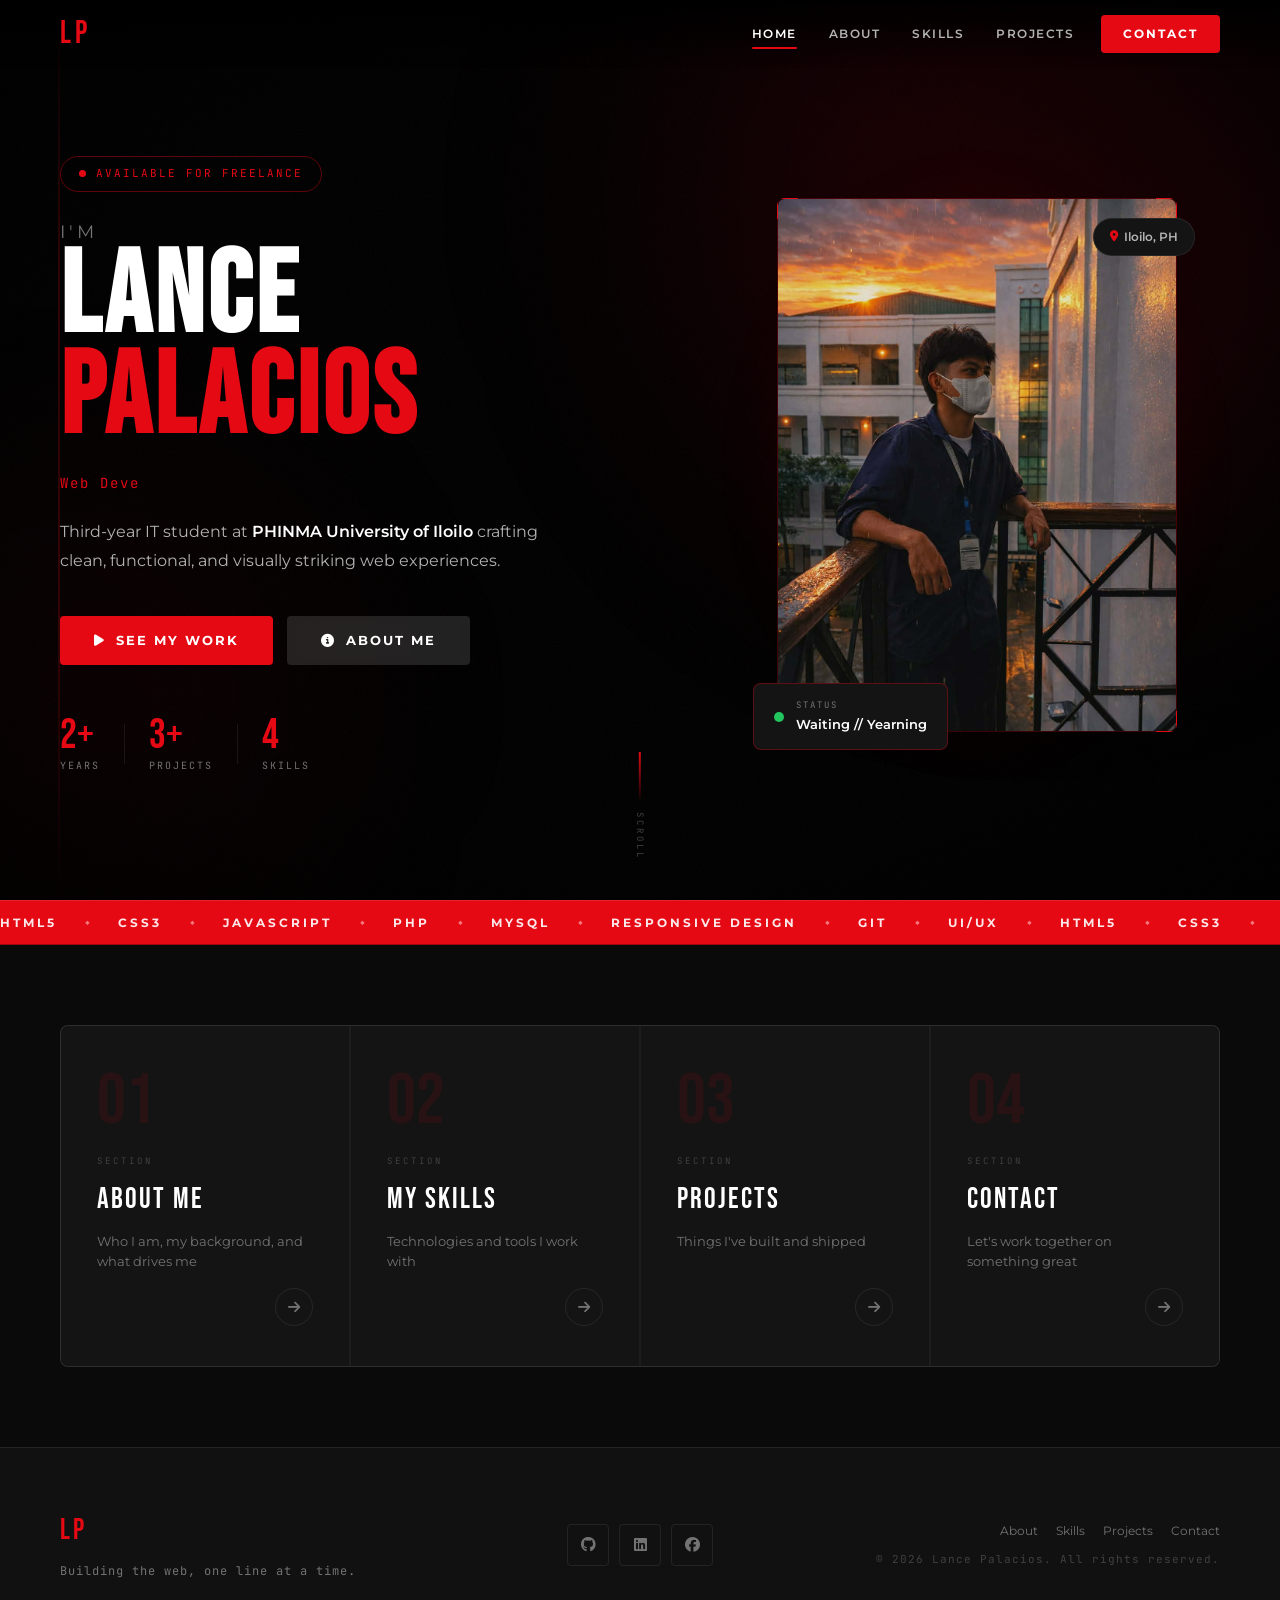
<file: index.html>
<!DOCTYPE html>
<html lang="en">
<head>
  <meta charset="UTF-8">
  <meta name="viewport" content="width=device-width, initial-scale=1.0">
  <title>Lance Palacios — Web Developer</title>
  <link rel="stylesheet" href="shared.css">
  <link rel="stylesheet" href="home.css">
  <link rel="stylesheet" href="https://cdnjs.cloudflare.com/ajax/libs/font-awesome/6.5.1/css/all.min.css">
</head>
<body>

  <nav class="navbar" id="navbar">
    <div class="nav-inner">
      <a href="index.html" class="nav-logo">LP</a>
      <ul class="nav-links">
        <li><a href="index.html"    class="nav-link active">Home</a></li>
        <li><a href="about.html"    class="nav-link">About</a></li>
        <li><a href="skills.html"   class="nav-link">Skills</a></li>
        <li><a href="projects.html" class="nav-link">Projects</a></li>
        <li><a href="contact.html"  class="nav-link nav-link-cta">Contact</a></li>
      </ul>
      <button class="nav-toggle" id="navToggle" aria-label="Toggle menu">
        <span></span><span></span><span></span>
      </button>
    </div>
  </nav>

  <div class="mobile-menu" id="mobileMenu">
    <ul>
      <li><a href="index.html">Home <span class="mm-arrow">→</span></a></li>
      <li><a href="about.html">About <span class="mm-arrow">→</span></a></li>
      <li><a href="skills.html">Skills <span class="mm-arrow">→</span></a></li>
      <li><a href="projects.html">Projects <span class="mm-arrow">→</span></a></li>
      <li><a href="contact.html">Contact <span class="mm-arrow">→</span></a></li>
    </ul>
  </div>

  <section class="hero">
    <div class="noise-overlay"></div>

    <div class="hero-spot hero-spot-1"></div>
    <div class="hero-spot hero-spot-2"></div>

    <div class="hero-vignette"></div>

    <div class="hero-redline"></div>

    <div class="hero-content">
      <div class="hero-left">

        <div class="hero-badge reveal" data-delay="0">
          <span class="badge-dot"></span>
          <span>Available for Freelance</span>
        </div>

        <h1 class="hero-title reveal" data-delay="80">
          <span class="hero-title-sub">I'm</span>
          <span class="hero-title-name">Lance</span>
          <span class="hero-title-name red">Palacios</span>
        </h1>

        <p class="hero-role reveal" data-delay="160">
          <span data-type="Web Developer · IT Student · Builder">Web Developer · IT Student · Builder</span>
        </p>

        <p class="hero-bio reveal" data-delay="220">
          Third-year IT student at <strong>PHINMA University of Iloilo</strong> crafting
          clean, functional, and visually striking web experiences.
        </p>

        <div class="hero-actions reveal" data-delay="300">
          <a href="projects.html" class="btn btn-primary">
            <i class="fas fa-play"></i> See My Work
          </a>
          <a href="about.html" class="btn btn-secondary">
            <i class="fas fa-info-circle"></i> About Me
          </a>
        </div>

        <div class="hero-stats reveal" data-delay="380">
          <div class="hstat">
            <span class="hstat-num">2+</span>
            <span class="hstat-label">Years</span>
          </div>
          <div class="hstat-div"></div>
          <div class="hstat">
            <span class="hstat-num">3+</span>
            <span class="hstat-label">Projects</span>
          </div>
          <div class="hstat-div"></div>
          <div class="hstat">
            <span class="hstat-num">4</span>
            <span class="hstat-label">Skills</span>
          </div>
        </div>

      </div>

      <div class="hero-right reveal-scale" data-delay="200">
        <div class="hero-photo-wrap">
          <div class="photo-glow"></div>
          <div class="photo-frame">
            <div class="frame-corner fc-tl"></div>
            <div class="frame-corner fc-tr"></div>
            <div class="frame-corner fc-bl"></div>
            <div class="frame-corner fc-br"></div>
            <img src="img/lanzu.jpg" alt="Lance Palacios" class="hero-photo">
          </div>
          <div class="photo-badge">
            <span class="pb-dot"></span>
            <div class="pb-text">
              <span class="pb-label">Status</span>
              <span class="pb-value">Waiting // Yearning</span>
            </div>
          </div>
          <div class="photo-tag">
            <i class="fas fa-map-marker-alt"></i> Iloilo, PH
          </div>
        </div>
      </div>
    </div>

    <div class="hero-scroll">
      <div class="scroll-bar"></div>
      <span>Scroll</span>
    </div>
  </section>

  <div class="marquee-strip">
    <div class="marquee-track">
      <span>HTML5</span><span class="sep">◆</span>
      <span>CSS3</span><span class="sep">◆</span>
      <span>JavaScript</span><span class="sep">◆</span>
      <span>PHP</span><span class="sep">◆</span>
      <span>MySQL</span><span class="sep">◆</span>
      <span>Responsive Design</span><span class="sep">◆</span>
      <span>Git</span><span class="sep">◆</span>
      <span>UI/UX</span><span class="sep">◆</span>
      
      <span>HTML5</span><span class="sep">◆</span>
      <span>CSS3</span><span class="sep">◆</span>
      <span>JavaScript</span><span class="sep">◆</span>
      <span>PHP</span><span class="sep">◆</span>
      <span>MySQL</span><span class="sep">◆</span>
      <span>Responsive Design</span><span class="sep">◆</span>
      <span>Git</span><span class="sep">◆</span>
      <span>UI/UX</span><span class="sep">◆</span>
    </div>
  </div>

  <section class="quick-nav-section">
    <div class="qnav-grid">
      <a href="about.html" class="qnav-card reveal" data-delay="0">
        <div class="qnav-num">01</div>
        <div class="qnav-body">
          <div class="qnav-label">Section</div>
          <div class="qnav-title">About Me</div>
          <div class="qnav-desc">Who I am, my background, and what drives me</div>
        </div>
        <div class="qnav-arrow"><i class="fas fa-arrow-right"></i></div>
        <div class="qnav-hover-bar"></div>
      </a>
      <a href="skills.html" class="qnav-card reveal" data-delay="100">
        <div class="qnav-num">02</div>
        <div class="qnav-body">
          <div class="qnav-label">Section</div>
          <div class="qnav-title">My Skills</div>
          <div class="qnav-desc">Technologies and tools I work with</div>
        </div>
        <div class="qnav-arrow"><i class="fas fa-arrow-right"></i></div>
        <div class="qnav-hover-bar"></div>
      </a>
      <a href="projects.html" class="qnav-card reveal" data-delay="200">
        <div class="qnav-num">03</div>
        <div class="qnav-body">
          <div class="qnav-label">Section</div>
          <div class="qnav-title">Projects</div>
          <div class="qnav-desc">Things I've built and shipped</div>
        </div>
        <div class="qnav-arrow"><i class="fas fa-arrow-right"></i></div>
        <div class="qnav-hover-bar"></div>
      </a>
      <a href="contact.html" class="qnav-card reveal" data-delay="300">
        <div class="qnav-num">04</div>
        <div class="qnav-body">
          <div class="qnav-label">Section</div>
          <div class="qnav-title">Contact</div>
          <div class="qnav-desc">Let's work together on something great</div>
        </div>
        <div class="qnav-arrow"><i class="fas fa-arrow-right"></i></div>
        <div class="qnav-hover-bar"></div>
      </a>
    </div>
  </section>

  <footer class="footer">
    <div class="footer-inner">
      <div>
        <span class="footer-logo">LP</span>
        <p class="footer-tagline">Building the web, one line at a time.</p>
      </div>
      <div class="footer-socials">
        <a href="#" class="footer-social-link" aria-label="GitHub"><i class="fa-brands fa-github"></i></a>
        <a href="#" class="footer-social-link" aria-label="LinkedIn"><i class="fa-brands fa-linkedin"></i></a>
        <a href="#" class="footer-social-link" aria-label="Facebook"><i class="fa-brands fa-facebook"></i></a>
      </div>
      <div class="footer-right">
        <nav class="footer-nav">
          <a href="about.html">About</a>
          <a href="skills.html">Skills</a>
          <a href="projects.html">Projects</a>
          <a href="contact.html">Contact</a>
        </nav>
        <p class="footer-copy">© 2026 Lance Palacios. All rights reserved.</p>
      </div>
    </div>
  </footer>

  <script src="shared.js"></script>
</body>
</html>
</file>
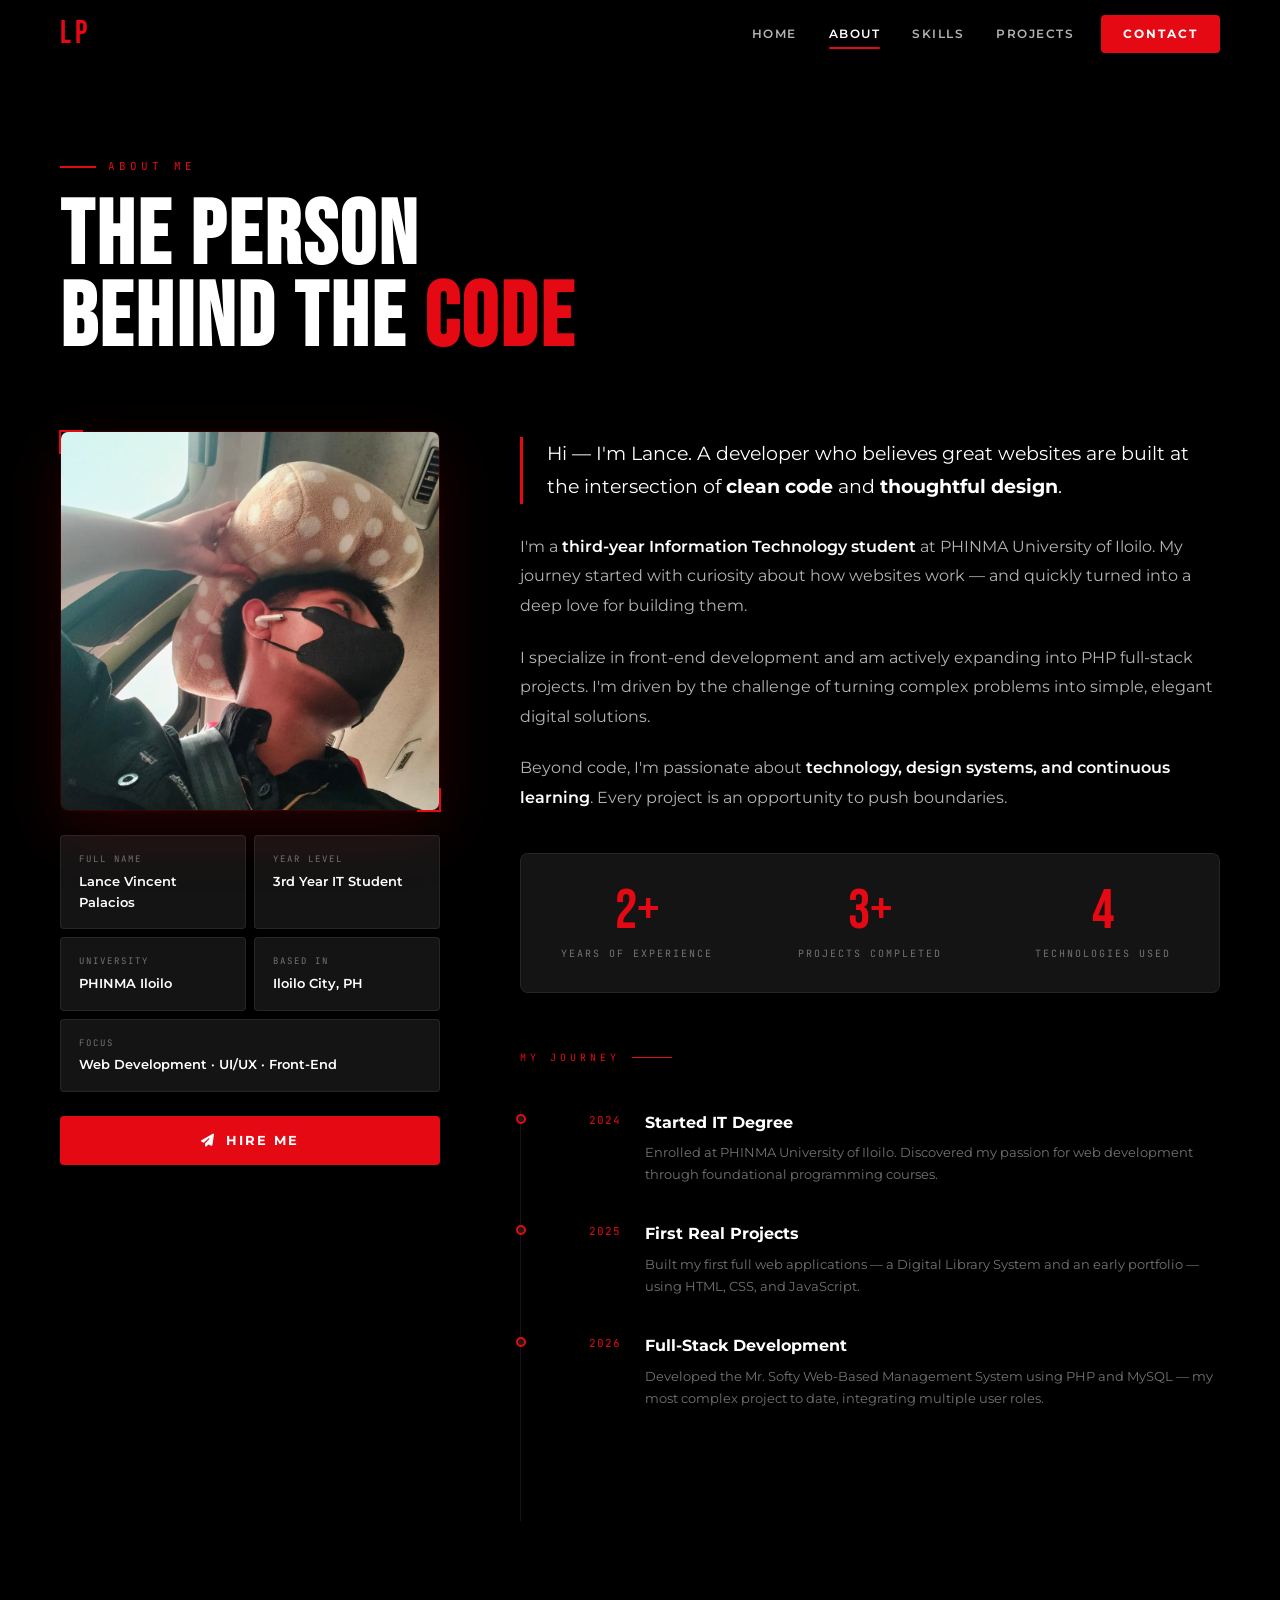
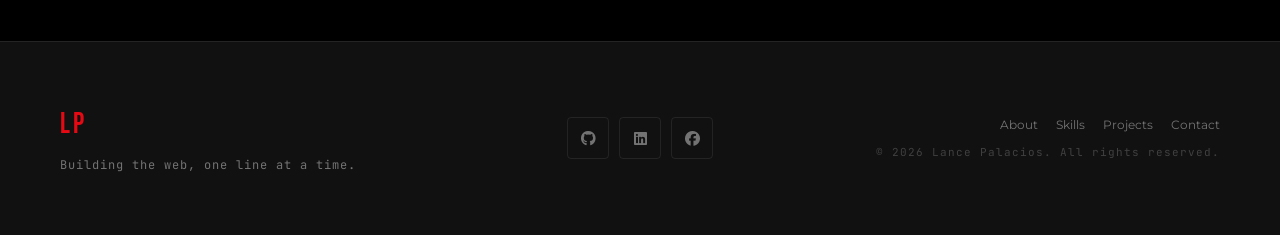
<file: about.html>
<!DOCTYPE html>
<html lang="en">
<head>
  <meta charset="UTF-8">
  <meta name="viewport" content="width=device-width, initial-scale=1.0">
  <title>About — Lance Palacios</title>
  <link rel="stylesheet" href="shared.css">
  <link rel="stylesheet" href="about.css">
  <link rel="stylesheet" href="https://cdnjs.cloudflare.com/ajax/libs/font-awesome/6.5.1/css/all.min.css">
</head>
<body>

  <nav class="navbar" id="navbar">
    <div class="nav-inner">
      <a href="index.html" class="nav-logo">LP</a>
      <ul class="nav-links">
        <li><a href="index.html"    class="nav-link">Home</a></li>
        <li><a href="about.html"    class="nav-link active">About</a></li>
        <li><a href="skills.html"   class="nav-link">Skills</a></li>
        <li><a href="projects.html" class="nav-link">Projects</a></li>
        <li><a href="contact.html"  class="nav-link nav-link-cta">Contact</a></li>
      </ul>
      <button class="nav-toggle" id="navToggle" aria-label="Toggle menu">
        <span></span><span></span><span></span>
      </button>
    </div>
  </nav>

  <div class="mobile-menu" id="mobileMenu">
    <ul>
      <li><a href="index.html">Home <span class="mm-arrow">→</span></a></li>
      <li><a href="about.html">About <span class="mm-arrow">→</span></a></li>
      <li><a href="skills.html">Skills <span class="mm-arrow">→</span></a></li>
      <li><a href="projects.html">Projects <span class="mm-arrow">→</span></a></li>
      <li><a href="contact.html">Contact <span class="mm-arrow">→</span></a></li>
    </ul>
  </div>

  <!-- Page Header -->
  <div class="page-header">
    <div class="page-header-eyebrow">About Me</div>
    <h1>The Person<br>Behind the <em>Code</em></h1>
  </div>

  <div class="about-layout">
    <div class="about-grid">

      <aside class="about-aside reveal-left" data-delay="0">
        <div class="about-photo-frame">
          <div class="apf-shadow"></div>
          <div class="apf-corner apf-c-tl"></div>
          <div class="apf-corner apf-c-br"></div>
          <img src="img/myself.jpg" alt="Lance Palacios" class="about-photo">
        </div>

        <div class="about-info-grid">
          <div class="ainfo-card">
            <span class="ainfo-label">Full Name</span>
            <span class="ainfo-value">Lance Vincent Palacios</span>
          </div>
          <div class="ainfo-card">
            <span class="ainfo-label">Year Level</span>
            <span class="ainfo-value">3rd Year IT Student</span>
          </div>
          <div class="ainfo-card">
            <span class="ainfo-label">University</span>
            <span class="ainfo-value">PHINMA Iloilo</span>
          </div>
          <div class="ainfo-card">
            <span class="ainfo-label">Based In</span>
            <span class="ainfo-value">Iloilo City, PH</span>
          </div>
          <div class="ainfo-card ainfo-full">
            <span class="ainfo-label">Focus</span>
            <span class="ainfo-value">Web Development · UI/UX · Front-End</span>
          </div>
        </div>

        <a href="contact.html" class="btn btn-primary about-cta-btn">
          <i class="fas fa-paper-plane"></i> Hire Me
        </a>
      </aside>

      <div class="about-content">

        <p class="about-intro reveal" data-delay="60">
          Hi — I'm Lance. A developer who believes great websites are built at the intersection
          of <strong>clean code</strong> and <strong>thoughtful design</strong>.
        </p>

        <p class="about-body reveal" data-delay="120">
          I'm a <strong>third-year Information Technology student</strong> at PHINMA University of Iloilo.
          My journey started with curiosity about how websites work — and quickly turned into a deep love for building them.
        </p>

        <p class="about-body reveal" data-delay="180">
          I specialize in front-end development and am actively expanding into PHP full-stack projects.
          I'm driven by the challenge of turning complex problems into simple, elegant digital solutions.
        </p>

        <p class="about-body reveal" data-delay="240">
          Beyond code, I'm passionate about <strong>technology, design systems, and continuous learning</strong>.
          Every project is an opportunity to push boundaries.
        </p>

        <div class="about-stats-row reveal" data-delay="300">
          <div class="astat">
            <span class="astat-num">2+</span>
            <span class="astat-label">Years of Experience</span>
          </div>
          <div class="astat">
            <span class="astat-num">3+</span>
            <span class="astat-label">Projects Completed</span>
          </div>
          <div class="astat">
            <span class="astat-num">4</span>
            <span class="astat-label">Technologies Used</span>
          </div>
        </div>

        <div class="about-timeline-label reveal" data-delay="360">
          <span class="section-eyebrow">My Journey</span>
        </div>

        <div class="about-timeline">
          <div class="timeline-item reveal" data-delay="420">
            <div class="tl-year">2024</div>
            <div class="tl-dot"></div>
            <div class="tl-content">
              <h4 class="tl-title">Started IT Degree</h4>
              <p class="tl-desc">Enrolled at PHINMA University of Iloilo. Discovered my passion for web development through foundational programming courses.</p>
            </div>
          </div>
          <div class="timeline-item reveal" data-delay="480">
            <div class="tl-year">2025</div>
            <div class="tl-dot"></div>
            <div class="tl-content">
              <h4 class="tl-title">First Real Projects</h4>
              <p class="tl-desc">Built my first full web applications — a Digital Library System and an early portfolio — using HTML, CSS, and JavaScript.</p>
            </div>
          </div>
          <div class="timeline-item reveal" data-delay="540">
            <div class="tl-year">2026</div>
            <div class="tl-dot"></div>
            <div class="tl-content">
              <h4 class="tl-title">Full-Stack Development</h4>
              <p class="tl-desc">Developed the Mr. Softy Web-Based Management System using PHP and MySQL — my most complex project to date, integrating multiple user roles.</p>
            </div>
          </div>
          <div class="timeline-item reveal" data-delay="600">
            <div class="tl-year">2027 →</div>
            <div class="tl-dot active"></div>
            <div class="tl-content">
              <h4 class="tl-title">Seeking Opportunities</h4>
              <p class="tl-desc">Open for freelance projects, internships, and collaborations to apply my skills in real-world environments.</p>
            </div>
          </div>
        </div>

      </div>
    </div>
  </div>

  <footer class="footer">
    <div class="footer-inner">
      <div>
        <span class="footer-logo">LP</span>
        <p class="footer-tagline">Building the web, one line at a time.</p>
      </div>
      <div class="footer-socials">
        <a href="#" class="footer-social-link"><i class="fa-brands fa-github"></i></a>
        <a href="#" class="footer-social-link"><i class="fa-brands fa-linkedin"></i></a>
        <a href="#" class="footer-social-link"><i class="fa-brands fa-facebook"></i></a>
      </div>
      <div class="footer-right">
        <nav class="footer-nav">
          <a href="about.html">About</a>
          <a href="skills.html">Skills</a>
          <a href="projects.html">Projects</a>
          <a href="contact.html">Contact</a>
        </nav>
        <p class="footer-copy">© 2026 Lance Palacios. All rights reserved.</p>
      </div>
    </div>
  </footer>

  <script src="shared.js"></script>
</body>
</html>
</file>
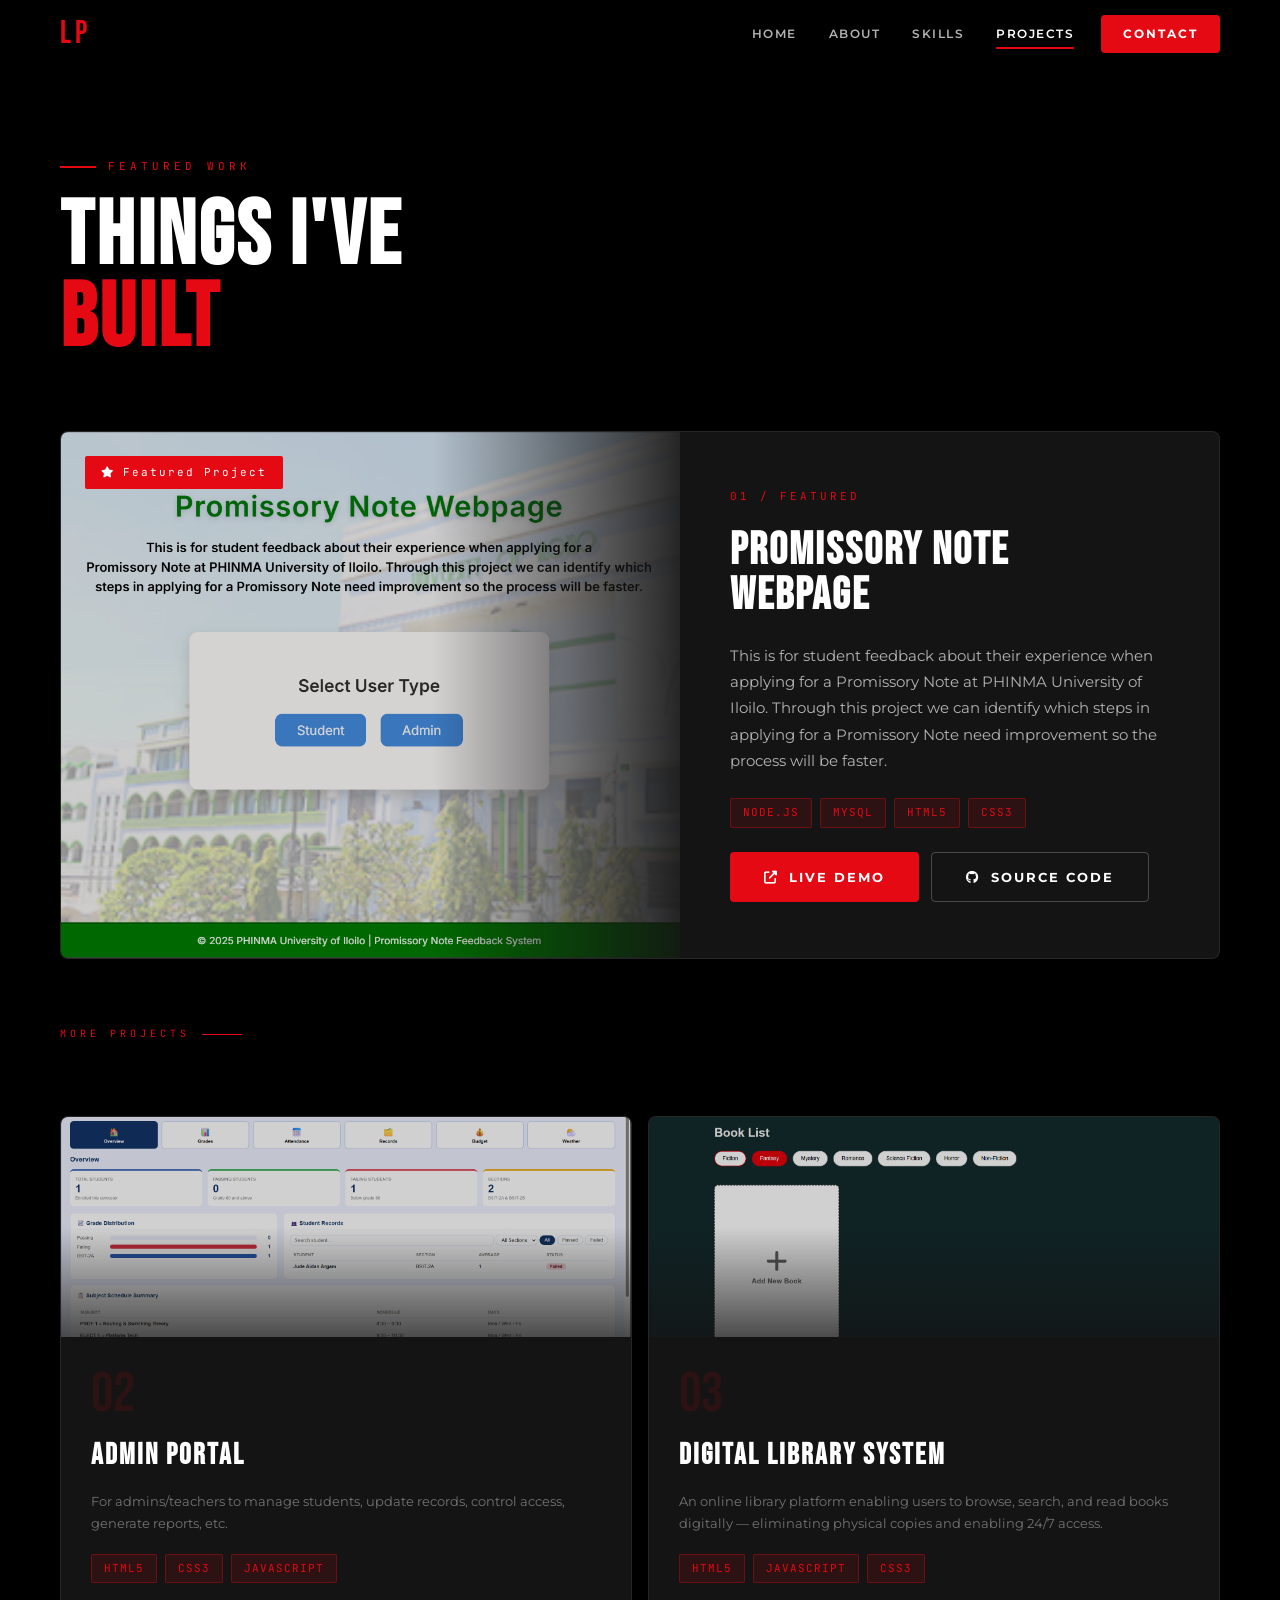
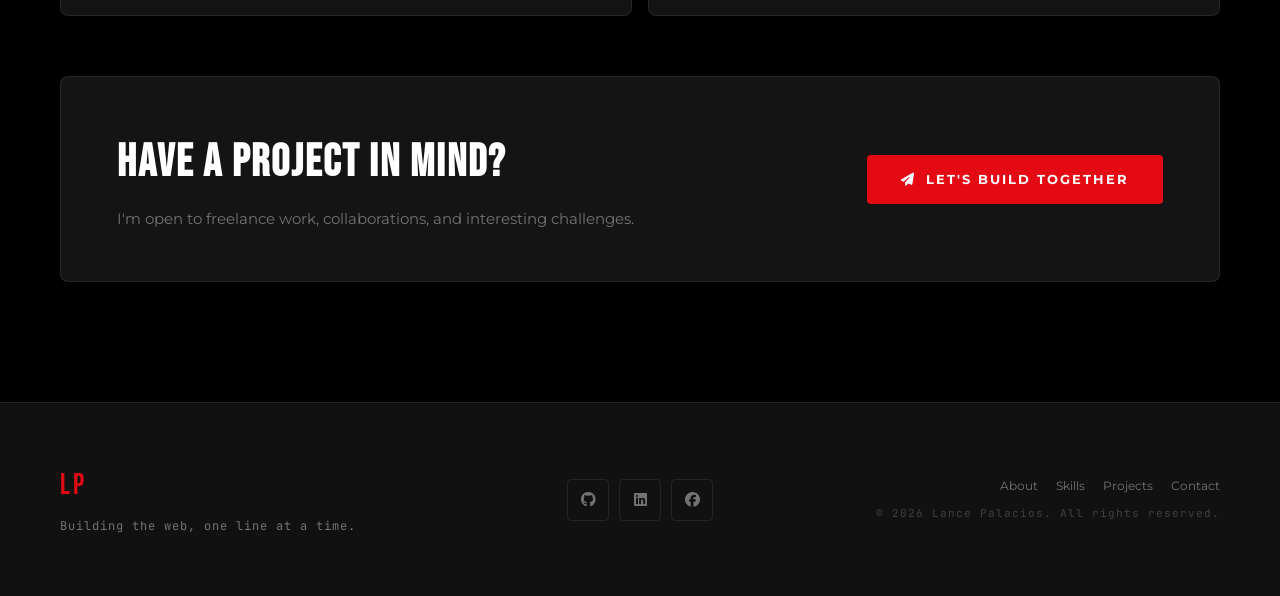
<file: projects.html>
<!DOCTYPE html>
<html lang="en">
<head>
  <meta charset="UTF-8">
  <meta name="viewport" content="width=device-width, initial-scale=1.0">
  <title>Projects — Lance Palacios</title>
  <link rel="stylesheet" href="shared.css">
  <link rel="stylesheet" href="projects.css">
  <link rel="stylesheet" href="https://cdnjs.cloudflare.com/ajax/libs/font-awesome/6.5.1/css/all.min.css">
</head>
<body>

  <nav class="navbar" id="navbar">
    <div class="nav-inner">
      <a href="index.html" class="nav-logo">LP</a>
      <ul class="nav-links">
        <li><a href="index.html"    class="nav-link">Home</a></li>
        <li><a href="about.html"    class="nav-link">About</a></li>
        <li><a href="skills.html"   class="nav-link">Skills</a></li>
        <li><a href="projects.html" class="nav-link active">Projects</a></li>
        <li><a href="contact.html"  class="nav-link nav-link-cta">Contact</a></li>
      </ul>
      <button class="nav-toggle" id="navToggle" aria-label="Toggle menu">
        <span></span><span></span><span></span>
      </button>
    </div>
  </nav>

  <div class="mobile-menu" id="mobileMenu">
    <ul>
      <li><a href="index.html">Home <span class="mm-arrow">→</span></a></li>
      <li><a href="about.html">About <span class="mm-arrow">→</span></a></li>
      <li><a href="skills.html">Skills <span class="mm-arrow">→</span></a></li>
      <li><a href="projects.html">Projects <span class="mm-arrow">→</span></a></li>
      <li><a href="contact.html">Contact <span class="mm-arrow">→</span></a></li>
    </ul>
  </div>

  <div class="page-header">
    <div class="page-header-eyebrow">Featured Work</div>
    <h1>Things I've<br><em>Built</em></h1>
  </div>

  <div class="projects-layout">

    <!-- ── FEATURED PROJECT ── -->
    <div class="featured-wrap reveal" data-delay="0">
      <div class="featured-card">
        <div class="featured-img-col">
          <div class="featured-img-inner">
            <img src="survey.png" alt="Promissory Note Webpage">
            <div class="featured-img-overlay"></div>
          </div>
          <div class="featured-badge">
            <i class="fas fa-star"></i> Featured Project
          </div>
        </div>
        <div class="featured-content-col">
          <div class="project-index">01 / Featured</div>
          <h2 class="project-name">Promissory Note<br>Webpage</h2>
          <p class="project-description">
            This is for student feedback about their experience when applying for a
Promissory Note at PHINMA University of Iloilo. Through this project we can identify which steps in applying for a Promissory Note need improvement so the process will be faster.
          </p>
          <div class="project-stack">
            <span class="tag">Node.js</span>
            <span class="tag">MySQL</span>
            <span class="tag">HTML5</span>
            <span class="tag">CSS3</span>
          </div>
          <div class="project-links">
            <a href="https://promissory-survey-production-87c6.up.railway.app/" class="btn btn-primary"><i class="fas fa-external-link-alt"></i> Live Demo</a>
            <a href="https://github.com/LanzCodes/Promissory-Survey" class="btn btn-outline"><i class="fa-brands fa-github"></i> Source Code</a>
          </div>
        </div>
      </div>
    </div>

    <!-- ── PROJECT GRID ── -->
    <div class="projects-section-label reveal" data-delay="0">
      <div class="section-eyebrow">More Projects</div>
    </div>

    <div class="projects-grid">

      <div class="project-card reveal" data-delay="0">
        <div class="pc-img-wrap">
          <img src="img/adminportal.png" alt="Admin Portal" class="pc-img">
          <div class="pc-img-overlay"></div>
          <div class="pc-hover-overlay">
            <a href="#" class="pc-action"><i class="fas fa-external-link-alt"></i></a>
            <a href="#" class="pc-action"><i class="fa-brands fa-github"></i></a>
          </div>
        </div>
        <div class="pc-body">
          <div class="pc-index">02</div>
          <h3 class="pc-name">Admin Portal</h3>
          <p class="pc-desc">For admins/teachers to manage students, update records, control access, generate reports, etc.</p>
          <div class="pc-stack">
            <span class="tag">HTML5</span>
            <span class="tag">CSS3</span>
            <span class="tag">JavaScript</span>
          </div>
        </div>
      </div>

      <div class="project-card reveal" data-delay="120">
        <div class="pc-img-wrap">
          <img src="img/image1.png" alt="Digital Library System" class="pc-img">
          <div class="pc-img-overlay"></div>
          <div class="pc-hover-overlay">
            <a href="#" class="pc-action"><i class="fas fa-external-link-alt"></i></a>
            <a href="#" class="pc-action"><i class="fa-brands fa-github"></i></a>
          </div>
        </div>
        <div class="pc-body">
          <div class="pc-index">03</div>
          <h3 class="pc-name">Digital Library System</h3>
          <p class="pc-desc">An online library platform enabling users to browse, search, and read books digitally — eliminating physical copies and enabling 24/7 access.</p>
          <div class="pc-stack">
            <span class="tag">HTML5</span>
            <span class="tag">JavaScript</span>
            <span class="tag">CSS3</span>
          </div>
        </div>
      </div>

    </div>

    <!-- ── CTA Strip ── -->
    <div class="projects-cta reveal" data-delay="0">
      <div class="pcta-content">
        <h3 class="pcta-title">Have a Project in Mind?</h3>
        <p class="pcta-sub">I'm open to freelance work, collaborations, and interesting challenges.</p>
      </div>
      <a href="contact.html" class="btn btn-primary">
        <i class="fas fa-paper-plane"></i> Let's Build Together
      </a>
    </div>

  </div>

  <footer class="footer">
    <div class="footer-inner">
      <div>
        <span class="footer-logo">LP</span>
        <p class="footer-tagline">Building the web, one line at a time.</p>
      </div>
      <div class="footer-socials">
        <a href="#" class="footer-social-link"><i class="fa-brands fa-github"></i></a>
        <a href="#" class="footer-social-link"><i class="fa-brands fa-linkedin"></i></a>
        <a href="#" class="footer-social-link"><i class="fa-brands fa-facebook"></i></a>
      </div>
      <div class="footer-right">
        <nav class="footer-nav">
          <a href="about.html">About</a>
          <a href="skills.html">Skills</a>
          <a href="projects.html">Projects</a>
          <a href="contact.html">Contact</a>
        </nav>
        <p class="footer-copy">© 2026 Lance Palacios. All rights reserved.</p>
      </div>
    </div>
  </footer>

  <script src="shared.js"></script>
</body>
</html>
</file>
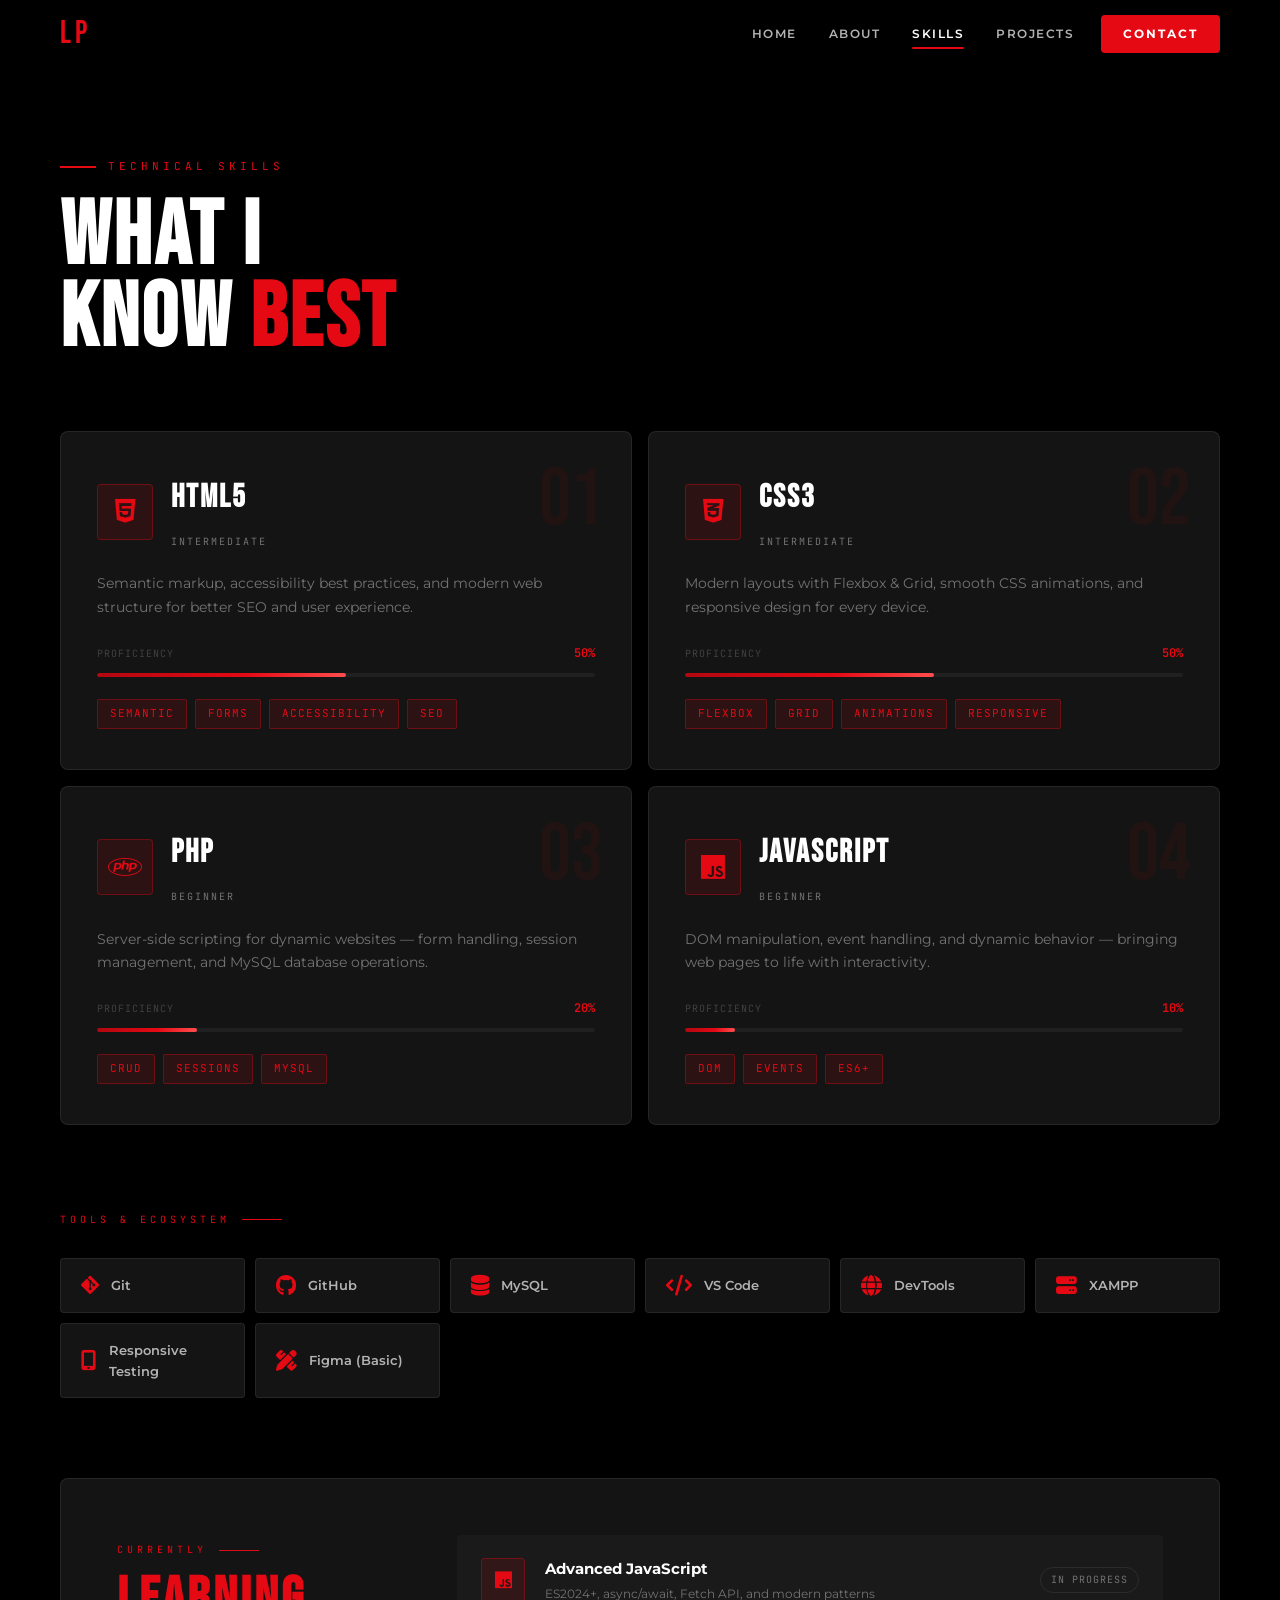
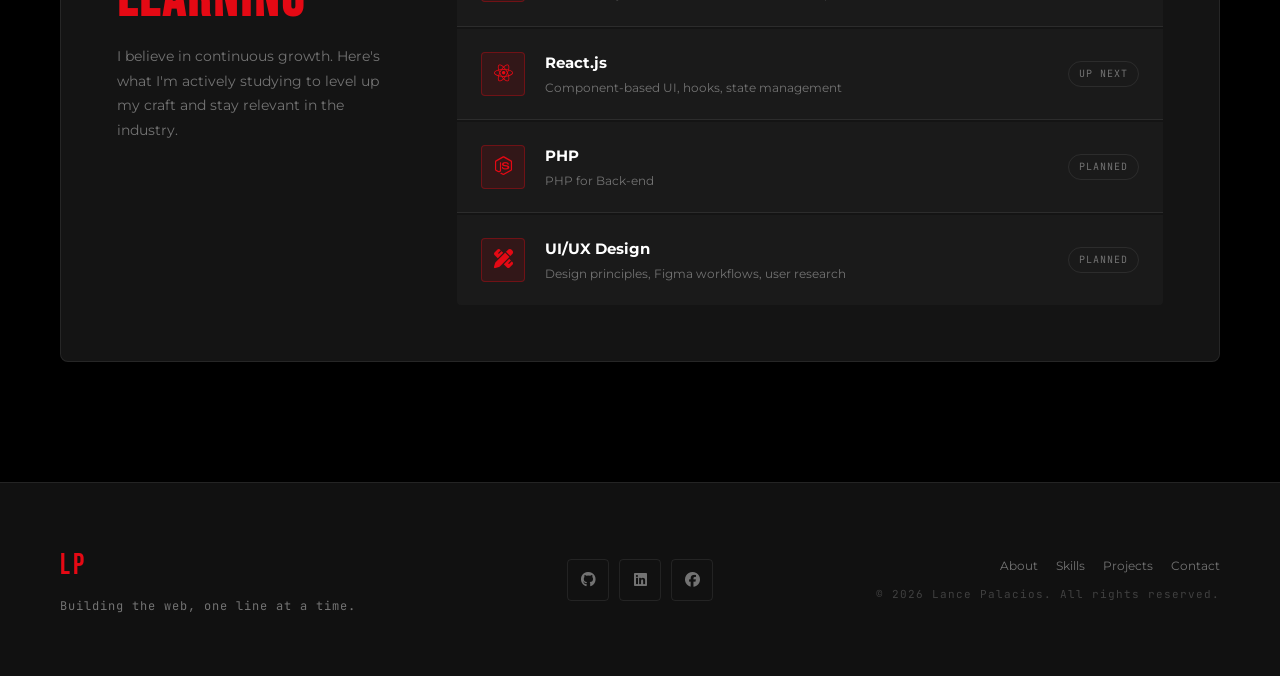
<file: skills.html>
<!DOCTYPE html>
<html lang="en">
<head>
  <meta charset="UTF-8">
  <meta name="viewport" content="width=device-width, initial-scale=1.0">
  <title>Skills — Lance Palacios</title>
  <link rel="stylesheet" href="shared.css">
  <link rel="stylesheet" href="skills.css">
  <link rel="stylesheet" href="https://cdnjs.cloudflare.com/ajax/libs/font-awesome/6.5.1/css/all.min.css">
</head>
<body>

  <nav class="navbar" id="navbar">
    <div class="nav-inner">
      <a href="index.html" class="nav-logo">LP</a>
      <ul class="nav-links">
        <li><a href="index.html"    class="nav-link">Home</a></li>
        <li><a href="about.html"    class="nav-link">About</a></li>
        <li><a href="skills.html"   class="nav-link active">Skills</a></li>
        <li><a href="projects.html" class="nav-link">Projects</a></li>
        <li><a href="contact.html"  class="nav-link nav-link-cta">Contact</a></li>
      </ul>
      <button class="nav-toggle" id="navToggle" aria-label="Toggle menu">
        <span></span><span></span><span></span>
      </button>
    </div>
  </nav>

  <div class="mobile-menu" id="mobileMenu">
    <ul>
      <li><a href="index.html">Home <span class="mm-arrow">→</span></a></li>
      <li><a href="about.html">About <span class="mm-arrow">→</span></a></li>
      <li><a href="skills.html">Skills <span class="mm-arrow">→</span></a></li>
      <li><a href="projects.html">Projects <span class="mm-arrow">→</span></a></li>
      <li><a href="contact.html">Contact <span class="mm-arrow">→</span></a></li>
    </ul>
  </div>

  <div class="page-header">
    <div class="page-header-eyebrow">Technical Skills</div>
    <h1>What I<br>Know <em>Best</em></h1>
  </div>

  <div class="skills-layout">

    <!-- ── Primary Skills Grid ── -->
    <div class="skills-grid">

      <div class="skill-card reveal" data-delay="0">
        <div class="skill-card-num">01</div>
        <div class="skill-card-header">
          <div class="skill-icon-box">
            <i class="fa-brands fa-html5"></i>
          </div>
          <div class="skill-card-title">
            <h3>HTML5</h3>
            <span class="skill-level">Intermediate</span>
          </div>
        </div>
        <p class="skill-desc">Semantic markup, accessibility best practices, and modern web structure for better SEO and user experience.</p>
        <div class="skill-bar-wrap">
          <div class="skill-bar-head">
            <span class="skill-bar-label">Proficiency</span>
            <span class="skill-bar-pct" data-pct="50">0%</span>
          </div>
          <div class="skill-track">
            <div class="skill-fill" data-width="50"></div>
          </div>
        </div>
        <div class="skill-tags-row">
          <span class="tag">Semantic</span>
          <span class="tag">Forms</span>
          <span class="tag">Accessibility</span>
          <span class="tag">SEO</span>
        </div>
        <div class="skill-card-glow"></div>
      </div>

      <div class="skill-card reveal" data-delay="100">
        <div class="skill-card-num">02</div>
        <div class="skill-card-header">
          <div class="skill-icon-box">
            <i class="fa-brands fa-css3-alt"></i>
          </div>
          <div class="skill-card-title">
            <h3>CSS3</h3>
            <span class="skill-level">Intermediate</span>
          </div>
        </div>
        <p class="skill-desc">Modern layouts with Flexbox & Grid, smooth CSS animations, and responsive design for every device.</p>
        <div class="skill-bar-wrap">
          <div class="skill-bar-head">
            <span class="skill-bar-label">Proficiency</span>
            <span class="skill-bar-pct" data-pct="50">0%</span>
          </div>
          <div class="skill-track">
            <div class="skill-fill" data-width="50"></div>
          </div>
        </div>
        <div class="skill-tags-row">
          <span class="tag">Flexbox</span>
          <span class="tag">Grid</span>
          <span class="tag">Animations</span>
          <span class="tag">Responsive</span>
        </div>
        <div class="skill-card-glow"></div>
      </div>

      <div class="skill-card reveal" data-delay="200">
        <div class="skill-card-num">03</div>
        <div class="skill-card-header">
          <div class="skill-icon-box">
            <i class="fa-brands fa-php"></i>
          </div>
          <div class="skill-card-title">
            <h3>PHP</h3>
            <span class="skill-level">Beginner</span>
          </div>
        </div>
        <p class="skill-desc">Server-side scripting for dynamic websites — form handling, session management, and MySQL database operations.</p>
        <div class="skill-bar-wrap">
          <div class="skill-bar-head">
            <span class="skill-bar-label">Proficiency</span>
            <span class="skill-bar-pct" data-pct="20">0%</span>
          </div>
          <div class="skill-track">
            <div class="skill-fill" data-width="20"></div>
          </div>
        </div>
        <div class="skill-tags-row">
          <span class="tag">CRUD</span>
          <span class="tag">Sessions</span>
          <span class="tag">MySQL</span>
        </div>
        <div class="skill-card-glow"></div>
      </div>

      <div class="skill-card reveal" data-delay="300">
        <div class="skill-card-num">04</div>
        <div class="skill-card-header">
          <div class="skill-icon-box">
            <i class="fa-brands fa-js"></i>
          </div>
          <div class="skill-card-title">
            <h3>JavaScript</h3>
            <span class="skill-level">Beginner</span>
          </div>
        </div>
        <p class="skill-desc">DOM manipulation, event handling, and dynamic behavior — bringing web pages to life with interactivity.</p>
        <div class="skill-bar-wrap">
          <div class="skill-bar-head">
            <span class="skill-bar-label">Proficiency</span>
            <span class="skill-bar-pct" data-pct="10">0%</span>
          </div>
          <div class="skill-track">
            <div class="skill-fill" data-width="10"></div>
          </div>
        </div>
        <div class="skill-tags-row">
          <span class="tag">DOM</span>
          <span class="tag">Events</span>
          <span class="tag">ES6+</span>
        </div>
        <div class="skill-card-glow"></div>
      </div>

    </div>

    <!-- ── Tools ── -->
    <div class="tools-section reveal" data-delay="0">
      <div class="section-eyebrow" style="margin-bottom:30px;">Tools & Ecosystem</div>
      <div class="tools-grid">
        <div class="tool-chip"><i class="fa-brands fa-git-alt"></i><span>Git</span></div>
        <div class="tool-chip"><i class="fa-brands fa-github"></i><span>GitHub</span></div>
        <div class="tool-chip"><i class="fas fa-database"></i><span>MySQL</span></div>
        <div class="tool-chip"><i class="fas fa-code"></i><span>VS Code</span></div>
        <div class="tool-chip"><i class="fas fa-globe"></i><span>DevTools</span></div>
        <div class="tool-chip"><i class="fas fa-server"></i><span>XAMPP</span></div>
        <div class="tool-chip"><i class="fas fa-mobile-alt"></i><span>Responsive Testing</span></div>
        <div class="tool-chip"><i class="fas fa-pencil-ruler"></i><span>Figma (Basic)</span></div>
      </div>
    </div>

    <!-- ── Currently Learning ── -->
    <div class="learning-section reveal" data-delay="0">
      <div class="learning-left">
        <div class="section-eyebrow">Currently</div>
        <h2 class="learning-title">Learning</h2>
        <p class="learning-desc">I believe in continuous growth. Here's what I'm actively studying to level up my craft and stay relevant in the industry.</p>
      </div>
      <div class="learning-right">
        <div class="learning-item">
          <div class="li-icon"><i class="fa-brands fa-js"></i></div>
          <div class="li-body">
            <h4>Advanced JavaScript</h4>
            <p>ES2024+, async/await, Fetch API, and modern patterns</p>
          </div>
          <div class="li-badge">In Progress</div>
        </div>
        <div class="learning-item">
          <div class="li-icon"><i class="fa-brands fa-react"></i></div>
          <div class="li-body">
            <h4>React.js</h4>
            <p>Component-based UI, hooks, state management</p>
          </div>
          <div class="li-badge">Up Next</div>
        </div>
        <div class="learning-item">
          <div class="li-icon"><i class="fa-brands fa-node-js"></i></div>
          <div class="li-body">
            <h4>PHP</h4>
            <p>PHP for Back-end</p>
          </div>
          <div class="li-badge">Planned</div>
        </div>
        <div class="learning-item">
          <div class="li-icon"><i class="fas fa-pencil-ruler"></i></div>
          <div class="li-body">
            <h4>UI/UX Design</h4>
            <p>Design principles, Figma workflows, user research</p>
          </div>
          <div class="li-badge">Planned</div>
        </div>
      </div>
    </div>

  </div>

  <footer class="footer">
    <div class="footer-inner">
      <div>
        <span class="footer-logo">LP</span>
        <p class="footer-tagline">Building the web, one line at a time.</p>
      </div>
      <div class="footer-socials">
        <a href="#" class="footer-social-link"><i class="fa-brands fa-github"></i></a>
        <a href="#" class="footer-social-link"><i class="fa-brands fa-linkedin"></i></a>
        <a href="#" class="footer-social-link"><i class="fa-brands fa-facebook"></i></a>
      </div>
      <div class="footer-right">
        <nav class="footer-nav">
          <a href="about.html">About</a>
          <a href="skills.html">Skills</a>
          <a href="projects.html">Projects</a>
          <a href="contact.html">Contact</a>
        </nav>
        <p class="footer-copy">© 2026 Lance Palacios. All rights reserved.</p>
      </div>
    </div>
  </footer>

  <script src="shared.js"></script>
  <script src="skills.js"></script>
</body>
</html>
</file>
<file: shared.css>
/* ============================================================
   SHARED.CSS — Global Netflix-Inspired Dark Cinematic Theme
   Lance Palacios Portfolio
   ============================================================ */

@import url('https://fonts.googleapis.com/css2?family=Bebas+Neue&family=Montserrat:wght@300;400;500;600;700;800;900&family=JetBrains+Mono:wght@400;500;600&display=swap');

/* ===== CSS VARIABLES ===== */
:root {
  --red:         #E50914;
  --red-hover:   #F40612;
  --red-dark:    #B20710;
  --red-dim:     rgba(229, 9, 20, 0.12);
  --red-glow:    rgba(229, 9, 20, 0.4);

  --black:       #000000;
  --bg:          #0A0A0A;
  --bg-2:        #111111;
  --bg-3:        #141414;
  --bg-4:        #1A1A1A;
  --bg-card:     #141414;
  --bg-card-h:   #1F1F1F;

  --border:      rgba(255,255,255,0.08);
  --border-red:  rgba(229,9,20,0.35);

  --text:        #FFFFFF;
  --text-mid:    #B3B3B3;
  --text-dim:    #737373;
  --text-faint:  #404040;

  --font-display: 'Bebas Neue', cursive;
  --font-body:    'Montserrat', sans-serif;
  --font-mono:    'JetBrains Mono', monospace;

  --radius:      4px;
  --radius-md:   8px;
  --ease:        cubic-bezier(0.4, 0, 0.2, 1);
  --dur:         0.3s;
}

/* ===== RESET ===== */
*, *::before, *::after { margin: 0; padding: 0; box-sizing: border-box; }
html { scroll-behavior: smooth; font-size: 16px; }

body {
  background-color: var(--black);
  color: var(--text);
  font-family: var(--font-body);
  font-weight: 400;
  line-height: 1.6;
  overflow-x: hidden;
  -webkit-font-smoothing: antialiased;
  -moz-osx-font-smoothing: grayscale;
}

img { display: block; max-width: 100%; height: auto; }
a { text-decoration: none; color: inherit; }
ul, ol { list-style: none; }
button { font-family: var(--font-body); cursor: pointer; border: none; background: none; }
input, textarea, select { font-family: var(--font-body); }

/* ===== CUSTOM SCROLLBAR ===== */
::-webkit-scrollbar { width: 5px; }
::-webkit-scrollbar-track { background: var(--black); }
::-webkit-scrollbar-thumb { background: var(--red-dark); border-radius: 3px; }
::-webkit-scrollbar-thumb:hover { background: var(--red); }

/* ===== NAVBAR ===== */
.navbar {
  position: fixed;
  top: 0; left: 0; right: 0;
  z-index: 9000;
  height: 68px;
  padding: 0 60px;
  display: flex;
  align-items: center;
  background: linear-gradient(to bottom, rgba(0,0,0,0.92) 0%, rgba(0,0,0,0) 100%);
  transition: background var(--dur) var(--ease), box-shadow var(--dur) var(--ease);
}

.navbar.solid {
  background: rgba(9,9,9,0.97);
  backdrop-filter: blur(20px);
  -webkit-backdrop-filter: blur(20px);
  box-shadow: 0 1px 0 var(--border);
}

.nav-inner {
  width: 100%; max-width: 1400px;
  margin: 0 auto;
  display: flex;
  align-items: center;
  justify-content: space-between;
}

/* Logo */
.nav-logo {
  font-family: var(--font-display);
  font-size: 2rem;
  letter-spacing: 4px;
  color: var(--red);
  transition: opacity var(--dur) var(--ease);
  user-select: none;
}
.nav-logo:hover { opacity: 0.82; }

/* Links */
.nav-links {
  display: flex;
  align-items: center;
  gap: 2px;
}

.nav-link {
  display: inline-flex;
  align-items: center;
  gap: 6px;
  padding: 8px 15px;
  font-size: 12px;
  font-weight: 600;
  letter-spacing: 1.5px;
  text-transform: uppercase;
  color: var(--text-mid);
  border-radius: var(--radius);
  transition: color var(--dur) var(--ease);
  position: relative;
}

.nav-link::after {
  content: '';
  position: absolute;
  bottom: 3px; left: 15px; right: 15px;
  height: 2px;
  background: var(--red);
  border-radius: 1px;
  transform: scaleX(0);
  transition: transform var(--dur) var(--ease);
}

.nav-link:hover { color: var(--text); }
.nav-link:hover::after,
.nav-link.active::after { transform: scaleX(1); }
.nav-link.active { color: var(--text); }

.nav-link-cta {
  background: var(--red);
  color: var(--text) !important;
  padding: 9px 22px;
  margin-left: 10px;
  font-weight: 700;
  letter-spacing: 2px;
}
.nav-link-cta::after { display: none; }
.nav-link-cta:hover { background: var(--red-hover); box-shadow: 0 0 20px var(--red-glow); }

/* Hamburger */
.nav-toggle {
  display: none;
  flex-direction: column;
  justify-content: center;
  gap: 5px;
  padding: 5px;
  background: none;
  z-index: 9100;
}

.nav-toggle span {
  display: block; width: 24px; height: 2px;
  background: var(--text); border-radius: 2px;
  transition: all var(--dur) var(--ease);
}

.nav-toggle.open span:nth-child(1) { transform: translateY(7px) rotate(45deg); }
.nav-toggle.open span:nth-child(2) { opacity: 0; transform: scaleX(0); }
.nav-toggle.open span:nth-child(3) { transform: translateY(-7px) rotate(-45deg); }

/* Mobile Menu */
.mobile-menu {
  display: none;
  position: fixed;
  inset: 0;
  background: rgba(0,0,0,0.98);
  z-index: 8999;
  padding: 80px 36px 40px;
  flex-direction: column;
  justify-content: center;
  transform: translateX(100%);
  transition: transform 0.4s cubic-bezier(0.77,0,0.175,1);
}
.mobile-menu.open { transform: translateX(0); }

.mobile-menu ul { display: flex; flex-direction: column; }
.mobile-menu ul li { border-bottom: 1px solid var(--border); }
.mobile-menu ul li a {
  display: flex; align-items: center; justify-content: space-between;
  padding: 20px 0;
  font-family: var(--font-display);
  font-size: 2.8rem; letter-spacing: 3px;
  color: var(--text-mid);
  transition: color var(--dur) var(--ease);
}
.mobile-menu ul li a:hover { color: var(--red); }
.mobile-menu ul li a .mm-arrow {
  font-size: 1.4rem; opacity: 0;
  transform: translateX(-10px);
  transition: all var(--dur) var(--ease);
}
.mobile-menu ul li a:hover .mm-arrow { opacity: 1; transform: translateX(0); }

/* ===== PAGE HEADER ===== */
.page-header {
  padding: 150px 60px 70px;
  max-width: 1400px;
  margin: 0 auto;
  position: relative;
}

.page-header-eyebrow {
  display: inline-flex; align-items: center; gap: 12px;
  font-family: var(--font-mono);
  font-size: 11px; letter-spacing: 4px;
  color: var(--red); text-transform: uppercase;
  margin-bottom: 20px;
}
.page-header-eyebrow::before {
  content: ''; display: block;
  width: 36px; height: 2px; background: var(--red);
}

.page-header h1 {
  font-family: var(--font-display);
  font-size: clamp(3.5rem, 7vw, 7.5rem);
  line-height: 0.92; letter-spacing: 3px;
  color: var(--text);
}
.page-header h1 em { font-style: normal; color: var(--red); }

/* ===== BUTTONS ===== */
.btn {
  display: inline-flex; align-items: center; gap: 10px;
  padding: 14px 34px;
  font-family: var(--font-body);
  font-weight: 700; font-size: 13px;
  letter-spacing: 2px; text-transform: uppercase;
  border-radius: var(--radius);
  transition: all var(--dur) var(--ease);
  cursor: pointer; border: none;
  white-space: nowrap;
}
.btn-primary { background: var(--red); color: var(--text); }
.btn-primary:hover {
  background: var(--red-hover);
  transform: translateY(-2px);
  box-shadow: 0 8px 28px var(--red-glow);
}
.btn-secondary { background: rgba(255,255,255,0.13); color: var(--text); backdrop-filter: blur(8px); }
.btn-secondary:hover { background: rgba(255,255,255,0.22); transform: translateY(-2px); }
.btn-outline { background: transparent; color: var(--text); border: 1px solid rgba(255,255,255,0.22); }
.btn-outline:hover { border-color: var(--red); color: var(--red); }

/* ===== TAGS ===== */
.tag {
  display: inline-flex; align-items: center;
  padding: 5px 12px;
  background: var(--red-dim); color: var(--red);
  border: 1px solid var(--border-red);
  border-radius: 2px;
  font-family: var(--font-mono); font-size: 11px;
  letter-spacing: 1px; text-transform: uppercase;
}

/* ===== REVEAL ANIMATIONS ===== */
.reveal {
  opacity: 0; transform: translateY(36px);
  transition: opacity 0.7s var(--ease), transform 0.7s var(--ease);
}
.reveal.visible { opacity: 1; transform: translateY(0); }

.reveal-left {
  opacity: 0; transform: translateX(-40px);
  transition: opacity 0.7s var(--ease), transform 0.7s var(--ease);
}
.reveal-left.visible { opacity: 1; transform: translateX(0); }

.reveal-scale {
  opacity: 0; transform: scale(0.94);
  transition: opacity 0.6s var(--ease), transform 0.6s var(--ease);
}
.reveal-scale.visible { opacity: 1; transform: scale(1); }

/* ===== FOOTER ===== */
.footer {
  background: var(--bg-2);
  border-top: 1px solid var(--border);
  padding: 60px;
}

.footer-inner {
  max-width: 1400px; margin: 0 auto;
  display: grid; grid-template-columns: 1fr auto 1fr;
  align-items: center; gap: 30px;
}

.footer-logo {
  font-family: var(--font-display);
  font-size: 1.8rem; letter-spacing: 3px;
  color: var(--red); display: block; margin-bottom: 8px;
}
.footer-tagline { font-size: 12px; color: var(--text-dim); font-family: var(--font-mono); letter-spacing: 1px; }

.footer-socials { display: flex; gap: 10px; }
.footer-social-link {
  width: 42px; height: 42px;
  border: 1px solid var(--border); border-radius: var(--radius);
  display: flex; align-items: center; justify-content: center;
  color: var(--text-dim); font-size: 15px;
  transition: all var(--dur) var(--ease);
}
.footer-social-link:hover {
  border-color: var(--red); color: var(--red);
  background: var(--red-dim); transform: translateY(-3px);
}

.footer-right { text-align: right; }
.footer-nav { display: flex; gap: 18px; justify-content: flex-end; margin-bottom: 10px; }
.footer-nav a { font-size: 12px; color: var(--text-dim); transition: color var(--dur) var(--ease); }
.footer-nav a:hover { color: var(--red); }
.footer-copy { font-size: 11px; color: var(--text-faint); font-family: var(--font-mono); letter-spacing: 1px; }

/* ===== SHARED UTILITY ===== */
.noise-overlay {
  position: absolute; inset: 0; pointer-events: none; z-index: 0;
  opacity: 0.03;
  background-image: url("data:image/svg+xml,%3Csvg viewBox='0 0 512 512' xmlns='http://www.w3.org/2000/svg'%3E%3Cfilter id='n'%3E%3CfeTurbulence type='fractalNoise' baseFrequency='0.75' numOctaves='4' stitchTiles='stitch'/%3E%3C/filter%3E%3Crect width='100%25' height='100%25' filter='url(%23n)'/%3E%3C/svg%3E");
  background-size: 256px;
}

.section-eyebrow {
  display: inline-flex; align-items: center; gap: 12px;
  font-family: var(--font-mono); font-size: 10px;
  letter-spacing: 4px; color: var(--red); text-transform: uppercase;
  margin-bottom: 14px;
}
.section-eyebrow::after { content: ''; width: 40px; height: 1px; background: var(--red); }

/* ===== RESPONSIVE ===== */
@media (max-width: 1024px) {
  .navbar { padding: 0 30px; }
  .page-header { padding: 130px 30px 60px; }
  .footer { padding: 40px 30px; }
  .footer-inner { grid-template-columns: 1fr; text-align: center; gap: 24px; }
  .footer-right { text-align: center; }
  .footer-nav { justify-content: center; }
  .footer-socials { justify-content: center; }
}

@media (max-width: 768px) {
  .navbar { padding: 0 20px; }
  .nav-links { display: none; }
  .nav-toggle { display: flex; }
  .mobile-menu { display: flex; }
  .page-header { padding: 110px 20px 50px; }
  .footer { padding: 40px 20px; }
}
</file>
<file: home.css>
.hero {
  position: relative;
  min-height: 100vh;
  display: flex;
  align-items: center;
  justify-content: center;
  overflow: hidden;
  background: var(--black);
  padding: 110px 60px 80px;
}

.hero-spot {
  position: absolute;
  border-radius: 50%;
  pointer-events: none;
  filter: blur(130px);
}

.hero-spot-1 {
  width: 700px; height: 700px;
  background: rgba(229, 9, 20, 0.1);
  top: -150px; right: -100px;
  animation: spotPulse 8s ease-in-out infinite alternate;
}

.hero-spot-2 {
  width: 400px; height: 400px;
  background: rgba(229, 9, 20, 0.06);
  bottom: 0; left: -100px;
  animation: spotPulse 10s ease-in-out 2s infinite alternate-reverse;
}

@keyframes spotPulse {
  from { transform: scale(1) translate(0, 0); }
  to   { transform: scale(1.15) translate(20px, -20px); }
}

.hero-vignette {
  position: absolute;
  inset: 0;
  background: radial-gradient(ellipse 80% 80% at 50% 50%, transparent 50%, rgba(0,0,0,0.7) 100%);
  pointer-events: none;
  z-index: 1;
}

.hero-redline {
  position: absolute;
  left: 58px; top: 0; bottom: 0;
  width: 2px;
  background: linear-gradient(to bottom, transparent 0%, var(--red) 30%, var(--red) 70%, transparent 100%);
  opacity: 0.2;
  z-index: 1;
}

.hero-content {
  position: relative;
  z-index: 2;
  width: 100%;
  max-width: 1300px;
  display: grid;
  grid-template-columns: 1.1fr 0.9fr;
  gap: 80px;
  align-items: center;
}


.hero-badge {
  display: inline-flex;
  align-items: center;
  gap: 10px;
  padding: 8px 18px;
  border: 1px solid rgba(229,9,20,0.4);
  border-radius: 100px;
  font-family: var(--font-mono);
  font-size: 11px;
  letter-spacing: 2px;
  color: var(--red);
  text-transform: uppercase;
  margin-bottom: 32px;
}

.badge-dot {
  width: 7px; height: 7px;
  border-radius: 50%;
  background: var(--red);
  animation: badgePulse 2s ease-in-out infinite;
}

@keyframes badgePulse {
  0%, 100% { opacity: 1; transform: scale(1); }
  50%       { opacity: 0.35; transform: scale(0.7); }
}

.hero-title {
  display: flex;
  flex-direction: column;
  margin-bottom: 22px;
  line-height: 0.88;
}

.hero-title-sub {
  font-family: var(--font-body);
  font-size: 1.1rem;
  font-weight: 400;
  color: var(--text-dim);
  letter-spacing: 4px;
  text-transform: uppercase;
  margin-bottom: 8px;
}

.hero-title-name {
  font-family: var(--font-display);
  font-size: clamp(4.5rem, 9vw, 8.5rem);
  letter-spacing: 4px;
  color: var(--text);
}

.hero-title-name.red { color: var(--red); }

.hero-role {
  font-family: var(--font-mono);
  font-size: 14px;
  color: var(--red);
  letter-spacing: 2px;
  margin-bottom: 24px;
  min-height: 22px;
}

.hero-bio {
  font-size: 1rem;
  color: var(--text-mid);
  line-height: 1.8;
  max-width: 480px;
  margin-bottom: 40px;
}

.hero-bio strong { color: var(--text); font-weight: 600; }

.hero-actions {
  display: flex;
  gap: 14px;
  align-items: center;
  margin-bottom: 50px;
  flex-wrap: wrap;
}

.hero-stats {
  display: flex;
  align-items: center;
  gap: 24px;
}

.hstat {
  display: flex;
  flex-direction: column;
  gap: 2px;
}

.hstat-num {
  font-family: var(--font-display);
  font-size: 2.6rem;
  color: var(--red);
  line-height: 1;
}

.hstat-label {
  font-family: var(--font-mono);
  font-size: 10px;
  color: var(--text-dim);
  letter-spacing: 2px;
  text-transform: uppercase;
}

.hstat-div {
  width: 1px; height: 40px;
  background: var(--border);
}


.hero-right {
  display: flex;
  justify-content: center;
}

.hero-photo-wrap {
  position: relative;
  width: 400px;
}

.photo-glow {
  position: absolute;
  inset: -30px;
  background: radial-gradient(ellipse at 50% 50%, rgba(229,9,20,0.18), transparent 70%);
  border-radius: 50%;
  filter: blur(30px);
  pointer-events: none;
  z-index: 0;
}

.photo-frame {
  position: relative;
  z-index: 1;
  border-radius: var(--radius-md);
  overflow: hidden;
}

.hero-photo {
  width: 100%;
  aspect-ratio: 3/4;
  object-fit: cover;
  object-position: center top;
  display: block;
  border-radius: var(--radius-md);
  filter: contrast(1.05) brightness(0.95);
  border: 1px solid rgba(229,9,20,0.25);
}


.frame-corner {
  position: absolute;
  width: 22px; height: 22px;
  border-color: var(--red);
  border-style: solid;
  z-index: 2;
}

.fc-tl { top: -1px; left: -1px; border-width: 2px 0 0 2px; }
.fc-tr { top: -1px; right: -1px; border-width: 2px 2px 0 0; }
.fc-bl { bottom: -1px; left: -1px; border-width: 0 0 2px 2px; }
.fc-br { bottom: -1px; right: -1px; border-width: 0 2px 2px 0; }


.photo-badge {
  position: absolute;
  bottom: -18px; left: -24px;
  z-index: 3;
  background: var(--bg-3);
  border: 1px solid var(--border-red);
  border-radius: var(--radius-md);
  padding: 14px 20px;
  display: flex;
  align-items: center;
  gap: 12px;
  backdrop-filter: blur(12px);
}

.pb-dot {
  width: 10px; height: 10px;
  border-radius: 50%;
  background: #22c55e;
  flex-shrink: 0;
  animation: greenPulse 2.5s ease infinite;
}

@keyframes greenPulse {
  0%, 100% { box-shadow: 0 0 0 0 rgba(34,197,94,0.5); }
  50%       { box-shadow: 0 0 0 8px rgba(34,197,94,0); }
}

.pb-text { display: flex; flex-direction: column; gap: 1px; }
.pb-label { font-family: var(--font-mono); font-size: 9px; letter-spacing: 2px; color: var(--text-dim); text-transform: uppercase; }
.pb-value { font-size: 13px; font-weight: 600; color: var(--text); }

.photo-tag {
  position: absolute;
  top: 20px; right: -18px;
  z-index: 3;
  background: var(--bg-3);
  border: 1px solid var(--border);
  border-radius: 100px;
  padding: 8px 16px;
  font-size: 12px;
  font-weight: 600;
  color: var(--text-mid);
  display: flex;
  align-items: center;
  gap: 6px;
  backdrop-filter: blur(12px);
}

.photo-tag i { color: var(--red); font-size: 11px; }


.hero-scroll {
  position: absolute;
  bottom: 40px; left: 50%;
  transform: translateX(-50%);
  display: flex;
  flex-direction: column;
  align-items: center;
  gap: 10px;
  z-index: 3;
}

.scroll-bar {
  width: 2px; height: 50px;
  background: linear-gradient(to bottom, var(--red), transparent);
  animation: scrollBar 2s ease-in-out infinite;
}

@keyframes scrollBar {
  0%, 100% { opacity: 1; transform: scaleY(1); }
  50%       { opacity: 0.3; transform: scaleY(0.6); }
}

.hero-scroll span {
  font-family: var(--font-mono);
  font-size: 9px; letter-spacing: 3px;
  color: var(--text-faint);
  text-transform: uppercase;
  writing-mode: vertical-rl;
}

.marquee-strip {
  width: 100%;
  overflow: hidden;
  background: var(--red);
  padding: 12px 0;
  border-top: 1px solid rgba(255,255,255,0.1);
  border-bottom: 1px solid rgba(0,0,0,0.3);
}

.marquee-track {
  display: flex;
  align-items: center;
  gap: 28px;
  white-space: nowrap;
  animation: marqueeScroll 22s linear infinite;
}

.marquee-strip:hover .marquee-track { animation-play-state: paused; }

.marquee-track span {
  font-family: var(--font-body);
  font-weight: 700;
  font-size: 12px;
  letter-spacing: 3px;
  text-transform: uppercase;
  color: rgba(255,255,255,0.9);
}

.marquee-track .sep {
  font-size: 8px;
  opacity: 0.5;
  letter-spacing: 0;
}

@keyframes marqueeScroll {
  from { transform: translateX(0); }
  to   { transform: translateX(-50%); }
}

/* ===== QUICK NAV SECTION ===== */
.quick-nav-section {
  background: var(--bg);
  padding: 80px 60px;
}

.qnav-grid {
  max-width: 1400px;
  margin: 0 auto;
  display: grid;
  grid-template-columns: repeat(4, 1fr);
  gap: 2px;
  background: var(--border);
  border: 1px solid var(--border);
  border-radius: var(--radius-md);
  overflow: hidden;
}

.qnav-card {
  position: relative;
  background: var(--bg-3);
  padding: 40px 36px;
  display: flex;
  flex-direction: column;
  gap: 16px;
  overflow: hidden;
  transition: background var(--dur) var(--ease);
  cursor: pointer;
}

.qnav-card:hover { background: var(--bg-4); }

.qnav-hover-bar {
  position: absolute;
  bottom: 0; left: 0; right: 0;
  height: 3px;
  background: var(--red);
  transform: scaleX(0);
  transform-origin: left;
  transition: transform 0.4s var(--ease);
}

.qnav-card:hover .qnav-hover-bar { transform: scaleX(1); }

.qnav-num {
  font-family: var(--font-display);
  font-size: 4.5rem;
  line-height: 1;
  color: rgba(229,9,20,0.1);
  transition: color var(--dur) var(--ease);
}

.qnav-card:hover .qnav-num { color: rgba(229,9,20,0.25); }

.qnav-body { flex: 1; }

.qnav-label {
  font-family: var(--font-mono);
  font-size: 9px; letter-spacing: 3px;
  color: var(--text-faint); text-transform: uppercase;
  margin-bottom: 8px;
}

.qnav-title {
  font-family: var(--font-display);
  font-size: 1.8rem; letter-spacing: 2px;
  color: var(--text);
  margin-bottom: 8px;
  transition: color var(--dur) var(--ease);
}

.qnav-card:hover .qnav-title { color: var(--red); }

.qnav-desc { font-size: 13px; color: var(--text-dim); line-height: 1.6; }

.qnav-arrow {
  width: 38px; height: 38px;
  border: 1px solid var(--border);
  border-radius: 50%;
  display: flex; align-items: center; justify-content: center;
  font-size: 14px; color: var(--text-dim);
  align-self: flex-end;
  transition: all var(--dur) var(--ease);
}

.qnav-card:hover .qnav-arrow {
  border-color: var(--red);
  color: var(--red);
  background: var(--red-dim);
  transform: translateX(4px);
}

@media (max-width: 1100px) {
  .hero-content { grid-template-columns: 1fr; gap: 60px; }
  .hero-right { order: -1; }
  .hero-photo-wrap { width: 280px; }
  .qnav-grid { grid-template-columns: repeat(2, 1fr); }
}

@media (max-width: 768px) {
  .hero { padding: 100px 20px 100px; }
  .hero-redline { left: 18px; }
  .quick-nav-section { padding: 60px 20px; }
  .qnav-grid { grid-template-columns: 1fr; }
  .hero-stats { gap: 18px; }
  .photo-badge { left: -10px; bottom: -20px; }
  .photo-tag { right: -8px; }
}
</file>
<file: about.css>
.about-layout {
  padding: 0 60px 120px;
  max-width: 1400px;
  margin: 0 auto;
}

.about-grid {
  display: grid;
  grid-template-columns: 380px 1fr;
  gap: 80px;
  align-items: start;
}


.about-aside {
  position: sticky;
  top: 90px;
  display: flex;
  flex-direction: column;
  gap: 24px;
}


.about-photo-frame {
  position: relative;
  border-radius: var(--radius-md);
  overflow: visible;
}

.apf-shadow {
  position: absolute;
  inset: 20px 0 -20px 0;
  background: rgba(229,9,20,0.15);
  filter: blur(30px);
  z-index: 0;
  border-radius: var(--radius-md);
}

.apf-corner {
  position: absolute;
  width: 24px; height: 24px;
  border-color: var(--red);
  border-style: solid;
  z-index: 2;
}
.apf-c-tl { top: -1px; left: -1px; border-width: 2px 0 0 2px; }
.apf-c-br { bottom: -1px; right: -1px; border-width: 0 2px 2px 0; }

.about-photo {
  position: relative; z-index: 1;
  width: 100%;
  border-radius: var(--radius-md);
  border: 1px solid rgba(229,9,20,0.2);
  filter: contrast(1.04) brightness(0.96);
  display: block;
}


.about-info-grid {
  display: grid;
  grid-template-columns: 1fr 1fr;
  gap: 8px;
}

.ainfo-card {
  background: var(--bg-3);
  border: 1px solid var(--border);
  border-radius: var(--radius);
  padding: 16px 18px;
  display: flex;
  flex-direction: column;
  gap: 4px;
  transition: border-color var(--dur) var(--ease);
}
.ainfo-card:hover { border-color: var(--border-red); }
.ainfo-full { grid-column: 1 / -1; }
.ainfo-label { font-family: var(--font-mono); font-size: 9px; letter-spacing: 2px; color: var(--text-dim); text-transform: uppercase; }
.ainfo-value { font-size: 13px; font-weight: 600; color: var(--text); }

.about-cta-btn { width: 100%; justify-content: center; }


.about-content { padding-top: 6px; }

.about-intro {
  font-size: 1.2rem;
  color: var(--text);
  font-weight: 400;
  line-height: 1.75;
  margin-bottom: 28px;
  padding-left: 24px;
  border-left: 3px solid var(--red);
}
.about-intro strong { font-weight: 700; }

.about-body {
  font-size: 1rem;
  color: var(--text-mid);
  line-height: 1.85;
  margin-bottom: 22px;
}
.about-body strong { color: var(--text); font-weight: 600; }


.about-stats-row {
  display: grid;
  grid-template-columns: repeat(3, 1fr);
  gap: 2px;
  background: var(--border);
  border: 1px solid var(--border);
  border-radius: var(--radius-md);
  overflow: hidden;
  margin: 40px 0 50px;
}

.astat {
  background: var(--bg-3);
  padding: 30px 24px;
  text-align: center;
  display: flex; flex-direction: column; gap: 6px;
  transition: background var(--dur) var(--ease);
}
.astat:hover { background: var(--bg-4); }

.astat-num {
  font-family: var(--font-display);
  font-size: 3.5rem; line-height: 1;
  color: var(--red);
}
.astat-label { font-family: var(--font-mono); font-size: 10px; letter-spacing: 2px; color: var(--text-dim); text-transform: uppercase; }


.about-timeline-label { margin-bottom: 30px; }

.about-timeline {
  display: flex;
  flex-direction: column;
  gap: 0;
  padding-left: 20px;
  border-left: 1px solid var(--border);
}

.timeline-item {
  position: relative;
  display: grid;
  grid-template-columns: 80px 1fr;
  gap: 0 24px;
  padding-bottom: 36px;
  align-items: start;
}
.timeline-item:last-child { padding-bottom: 0; }

.tl-year {
  font-family: var(--font-mono);
  font-size: 11px; letter-spacing: 1px;
  color: var(--red); padding-top: 2px;
  text-align: right;
}

.tl-dot {
  position: absolute;
  left: -25px; top: 4px;
  width: 10px; height: 10px;
  border-radius: 50%;
  background: var(--bg-4);
  border: 2px solid var(--red);
  transition: background var(--dur) var(--ease);
}
.tl-dot.active { background: var(--red); box-shadow: 0 0 0 4px rgba(229,9,20,0.2); }
.timeline-item:hover .tl-dot { background: var(--red); }

.tl-content { grid-column: 2; }
.tl-title { font-size: 1rem; font-weight: 700; color: var(--text); margin-bottom: 6px; }
.tl-desc { font-size: 13px; color: var(--text-dim); line-height: 1.7; }


@media (max-width: 1024px) {
  .about-grid { grid-template-columns: 1fr; gap: 50px; }
  .about-aside { position: static; }
  .about-layout { padding: 0 30px 80px; }
  .about-stats-row { grid-template-columns: 1fr 1fr 1fr; }
}

@media (max-width: 640px) {
  .about-layout { padding: 0 20px 60px; }
  .about-info-grid { grid-template-columns: 1fr; }
  .about-stats-row { grid-template-columns: 1fr; }
  .timeline-item { grid-template-columns: 60px 1fr; }
}
</file>
<file: projects.css>
.projects-layout {
  padding: 0 60px 120px;
  max-width: 1400px;
  margin: 0 auto;
  display: flex;
  flex-direction: column;
  gap: 60px;
}

.featured-card {
  display: grid;
  grid-template-columns: 1.15fr 1fr;
  border: 1px solid var(--border);
  border-radius: var(--radius-md);
  overflow: hidden;
  background: var(--bg-3);
  transition: border-color var(--dur) var(--ease);
}
.featured-card:hover { border-color: var(--border-red); }

.featured-img-col { position: relative; overflow: hidden; min-height: 480px; }

.featured-img-inner {
  width: 100%; height: 100%;
  position: relative; overflow: hidden;
}

.featured-img-inner img {
  width: 100%; height: 100%;
  object-fit: cover; display: block;
  transition: transform 0.7s var(--ease);
  filter: brightness(0.82) contrast(1.05);
}
.featured-card:hover .featured-img-inner img { transform: scale(1.05); }

.featured-img-overlay {
  position: absolute; inset: 0;
  background: linear-gradient(to right, rgba(0,0,0,0) 60%, rgba(20,20,20,0.9) 100%);
  pointer-events: none;
}

.featured-badge {
  position: absolute;
  top: 24px; left: 24px;
  background: var(--red);
  color: var(--text);
  font-family: var(--font-mono);
  font-size: 11px; letter-spacing: 2px;
  padding: 8px 16px; border-radius: 2px;
  display: flex; align-items: center; gap: 8px;
  z-index: 2;
}

.featured-content-col {
  padding: 56px 50px;
  display: flex; flex-direction: column;
  justify-content: center; gap: 24px;
}

.project-index {
  font-family: var(--font-mono);
  font-size: 11px; letter-spacing: 3px;
  color: var(--red); text-transform: uppercase;
}

.project-name {
  font-family: var(--font-display);
  font-size: 2.8rem; line-height: 1;
  letter-spacing: 2px; color: var(--text);
}

.project-description {
  font-size: 15px; color: var(--text-mid);
  line-height: 1.75;
}

.project-stack { display: flex; gap: 8px; flex-wrap: wrap; }

.project-links { display: flex; gap: 12px; flex-wrap: wrap; }


.projects-grid {
  display: grid;
  grid-template-columns: repeat(2, 1fr);
  gap: 16px;
}

.project-card {
  background: var(--bg-3);
  border: 1px solid var(--border);
  border-radius: var(--radius-md);
  overflow: hidden;
  transition: border-color var(--dur) var(--ease), transform var(--dur) var(--ease);
}
.project-card:hover {
  border-color: var(--border-red);
  transform: translateY(-5px);
}

.pc-img-wrap {
  position: relative;
  overflow: hidden;
  height: 220px;
  background: var(--bg-4);
}
.pc-img {
  width: 100%; height: 100%;
  object-fit: cover; display: block;
  transition: transform 0.5s var(--ease);
  filter: brightness(0.8) contrast(1.05);
}
.project-card:hover .pc-img { transform: scale(1.06); }

.pc-img-overlay {
  position: absolute; inset: 0;
  background: linear-gradient(to top, rgba(20,20,20,0.7) 0%, transparent 50%);
  pointer-events: none;
}

.pc-hover-overlay {
  position: absolute; inset: 0;
  background: rgba(0,0,0,0.7);
  display: flex; align-items: center; justify-content: center;
  gap: 14px;
  opacity: 0;
  transition: opacity var(--dur) var(--ease);
  backdrop-filter: blur(4px);
}
.project-card:hover .pc-hover-overlay { opacity: 1; }

.pc-action {
  width: 50px; height: 50px;
  border: 2px solid var(--red);
  border-radius: 50%;
  display: flex; align-items: center; justify-content: center;
  font-size: 16px; color: var(--text);
  transition: all var(--dur) var(--ease);
  background: rgba(229,9,20,0.15);
}
.pc-action:hover { background: var(--red); transform: scale(1.1); }

.pc-body { padding: 30px 30px 32px; }

.pc-index {
  font-family: var(--font-display);
  font-size: 3.5rem; line-height: 1;
  color: rgba(229,9,20,0.12);
  margin-bottom: 10px;
  transition: color var(--dur) var(--ease);
}
.project-card:hover .pc-index { color: rgba(229,9,20,0.22); }

.pc-name {
  font-family: var(--font-display);
  font-size: 1.8rem; letter-spacing: 2px;
  color: var(--text); margin-bottom: 10px;
}

.pc-desc {
  font-size: 13px; color: var(--text-dim);
  line-height: 1.7; margin-bottom: 20px;
}

.pc-stack { display: flex; gap: 8px; flex-wrap: wrap; }

.projects-cta {
  display: flex;
  align-items: center;
  justify-content: space-between;
  gap: 30px;
  padding: 50px 56px;
  background: var(--bg-3);
  border: 1px solid var(--border);
  border-radius: var(--radius-md);
  flex-wrap: wrap;
  transition: border-color var(--dur) var(--ease);
}
.projects-cta:hover { border-color: var(--border-red); }

.pcta-title {
  font-family: var(--font-display);
  font-size: 2.8rem; letter-spacing: 2px; color: var(--text);
  margin-bottom: 8px;
}
.pcta-sub { font-size: 15px; color: var(--text-dim); }

@media (max-width: 1024px) {
  .projects-layout { padding: 0 30px 80px; }
  .featured-card { grid-template-columns: 1fr; }
  .featured-img-col { min-height: 280px; }
  .featured-img-overlay { background: linear-gradient(to top, rgba(20,20,20,0.8) 0%, transparent 60%); }
}

@media (max-width: 768px) {
  .projects-layout { padding: 0 20px 60px; gap: 40px; }
  .projects-grid { grid-template-columns: 1fr; }
  .featured-content-col { padding: 36px 24px; }
  .projects-cta { padding: 36px 24px; flex-direction: column; align-items: flex-start; }
}
</file>
<file: skills.css>
.skills-layout {
  padding: 0 60px 120px;
  max-width: 1400px;
  margin: 0 auto;
  display: flex;
  flex-direction: column;
  gap: 80px;
}

.skills-grid {
  display: grid;
  grid-template-columns: repeat(2, 1fr);
  gap: 16px;
}

.skill-card {
  position: relative;
  background: var(--bg-3);
  border: 1px solid var(--border);
  border-radius: var(--radius-md);
  padding: 40px 36px;
  overflow: hidden;
  transition: border-color var(--dur) var(--ease), background var(--dur) var(--ease), transform var(--dur) var(--ease);
}

.skill-card:hover {
  border-color: var(--border-red);
  background: var(--bg-4);
  transform: translateY(-4px);
}

.skill-card-glow {
  position: absolute;
  inset: 0;
  background: radial-gradient(ellipse 60% 40% at 50% 0%, rgba(229,9,20,0.08), transparent);
  opacity: 0;
  transition: opacity var(--dur) var(--ease);
  pointer-events: none;
}
.skill-card:hover .skill-card-glow { opacity: 1; }

.skill-card-num {
  position: absolute;
  top: 28px; right: 28px;
  font-family: var(--font-display);
  font-size: 5rem; line-height: 1;
  color: rgba(229,9,20,0.07);
  transition: color var(--dur) var(--ease);
  pointer-events: none;
}
.skill-card:hover .skill-card-num { color: rgba(229,9,20,0.14); }

.skill-card-header {
  display: flex;
  align-items: center;
  gap: 18px;
  margin-bottom: 20px;
}

.skill-icon-box {
  width: 56px; height: 56px;
  background: var(--red-dim);
  border: 1px solid var(--border-red);
  border-radius: var(--radius);
  display: flex; align-items: center; justify-content: center;
  font-size: 1.7rem; color: var(--red);
  flex-shrink: 0;
  transition: background var(--dur) var(--ease);
}
.skill-card:hover .skill-icon-box { background: rgba(229,9,20,0.22); }

.skill-card-title h3 {
  font-family: var(--font-display);
  font-size: 2rem; letter-spacing: 2px;
  color: var(--text); margin-bottom: 4px;
}

.skill-level {
  font-family: var(--font-mono);
  font-size: 10px; letter-spacing: 2px;
  color: var(--text-dim); text-transform: uppercase;
}

.skill-desc {
  font-size: 14px; color: var(--text-dim);
  line-height: 1.7; margin-bottom: 24px;
}

.skill-bar-wrap { margin-bottom: 22px; }

.skill-bar-head {
  display: flex; justify-content: space-between;
  align-items: center; margin-bottom: 10px;
}

.skill-bar-label { font-family: var(--font-mono); font-size: 10px; color: var(--text-faint); letter-spacing: 1px; text-transform: uppercase; }
.skill-bar-pct   { font-family: var(--font-mono); font-size: 12px; color: var(--red); font-weight: 600; }

.skill-track {
  width: 100%; height: 4px;
  background: rgba(255,255,255,0.05);
  border-radius: 2px; overflow: hidden;
}

.skill-fill {
  height: 100%;
  background: linear-gradient(90deg, var(--red-dark) 0%, var(--red) 60%, #FF4D4D 100%);
  border-radius: 2px;
  width: 0;
  transition: width 1.4s cubic-bezier(0.4, 0, 0.2, 1);
}

.skill-tags-row {
  display: flex; gap: 8px; flex-wrap: wrap;
}


.tools-grid {
  display: grid;
  grid-template-columns: repeat(auto-fill, minmax(170px, 1fr));
  gap: 10px;
}

.tool-chip {
  background: var(--bg-3);
  border: 1px solid var(--border);
  border-radius: var(--radius);
  padding: 16px 20px;
  display: flex; align-items: center; gap: 12px;
  font-size: 13px; font-weight: 600; color: var(--text-mid);
  transition: all var(--dur) var(--ease);
}
.tool-chip:hover {
  border-color: var(--border-red);
  color: var(--text);
  background: var(--bg-4);
  transform: translateY(-3px);
}
.tool-chip i { font-size: 1.3rem; color: var(--red); }

.learning-section {
  background: var(--bg-3);
  border: 1px solid var(--border);
  border-radius: var(--radius-md);
  padding: 56px 56px;
  display: grid;
  grid-template-columns: 280px 1fr;
  gap: 60px;
  align-items: start;
}

.learning-title {
  font-family: var(--font-display);
  font-size: 3.5rem; line-height: 1;
  letter-spacing: 3px; color: var(--red);
  margin-bottom: 16px;
}

.learning-desc {
  font-size: 14px; color: var(--text-dim); line-height: 1.75;
}


.learning-right { display: flex; flex-direction: column; gap: 2px; }

.learning-item {
  display: flex;
  align-items: center;
  gap: 20px;
  padding: 22px 24px;
  background: var(--bg-4);
  border-bottom: 1px solid var(--border);
  transition: background var(--dur) var(--ease), border-color var(--dur) var(--ease);
}
.learning-item:first-child { border-radius: var(--radius) var(--radius) 0 0; }
.learning-item:last-child  { border-bottom: none; border-radius: 0 0 var(--radius) var(--radius); }
.learning-item:hover { background: var(--bg-card-h); border-color: var(--border-red); }

.li-icon {
  width: 44px; height: 44px; flex-shrink: 0;
  background: var(--red-dim); border: 1px solid var(--border-red);
  border-radius: var(--radius);
  display: flex; align-items: center; justify-content: center;
  font-size: 1.2rem; color: var(--red);
}

.li-body { flex: 1; }
.li-body h4 { font-size: 15px; font-weight: 700; color: var(--text); margin-bottom: 3px; }
.li-body p  { font-size: 12px; color: var(--text-dim); }

.li-badge {
  font-family: var(--font-mono);
  font-size: 10px; letter-spacing: 1px;
  text-transform: uppercase;
  padding: 4px 10px;
  border-radius: 100px;
  border: 1px solid var(--border);
  color: var(--text-dim);
  white-space: nowrap;
}

@media (max-width: 1024px) {
  .skills-layout { padding: 0 30px 80px; }
  .learning-section { grid-template-columns: 1fr; gap: 36px; padding: 36px; }
}

@media (max-width: 768px) {
  .skills-grid { grid-template-columns: 1fr; }
  .skills-layout { padding: 0 20px 60px; gap: 60px; }
  .learning-section { padding: 28px 20px; }
}
</file>
